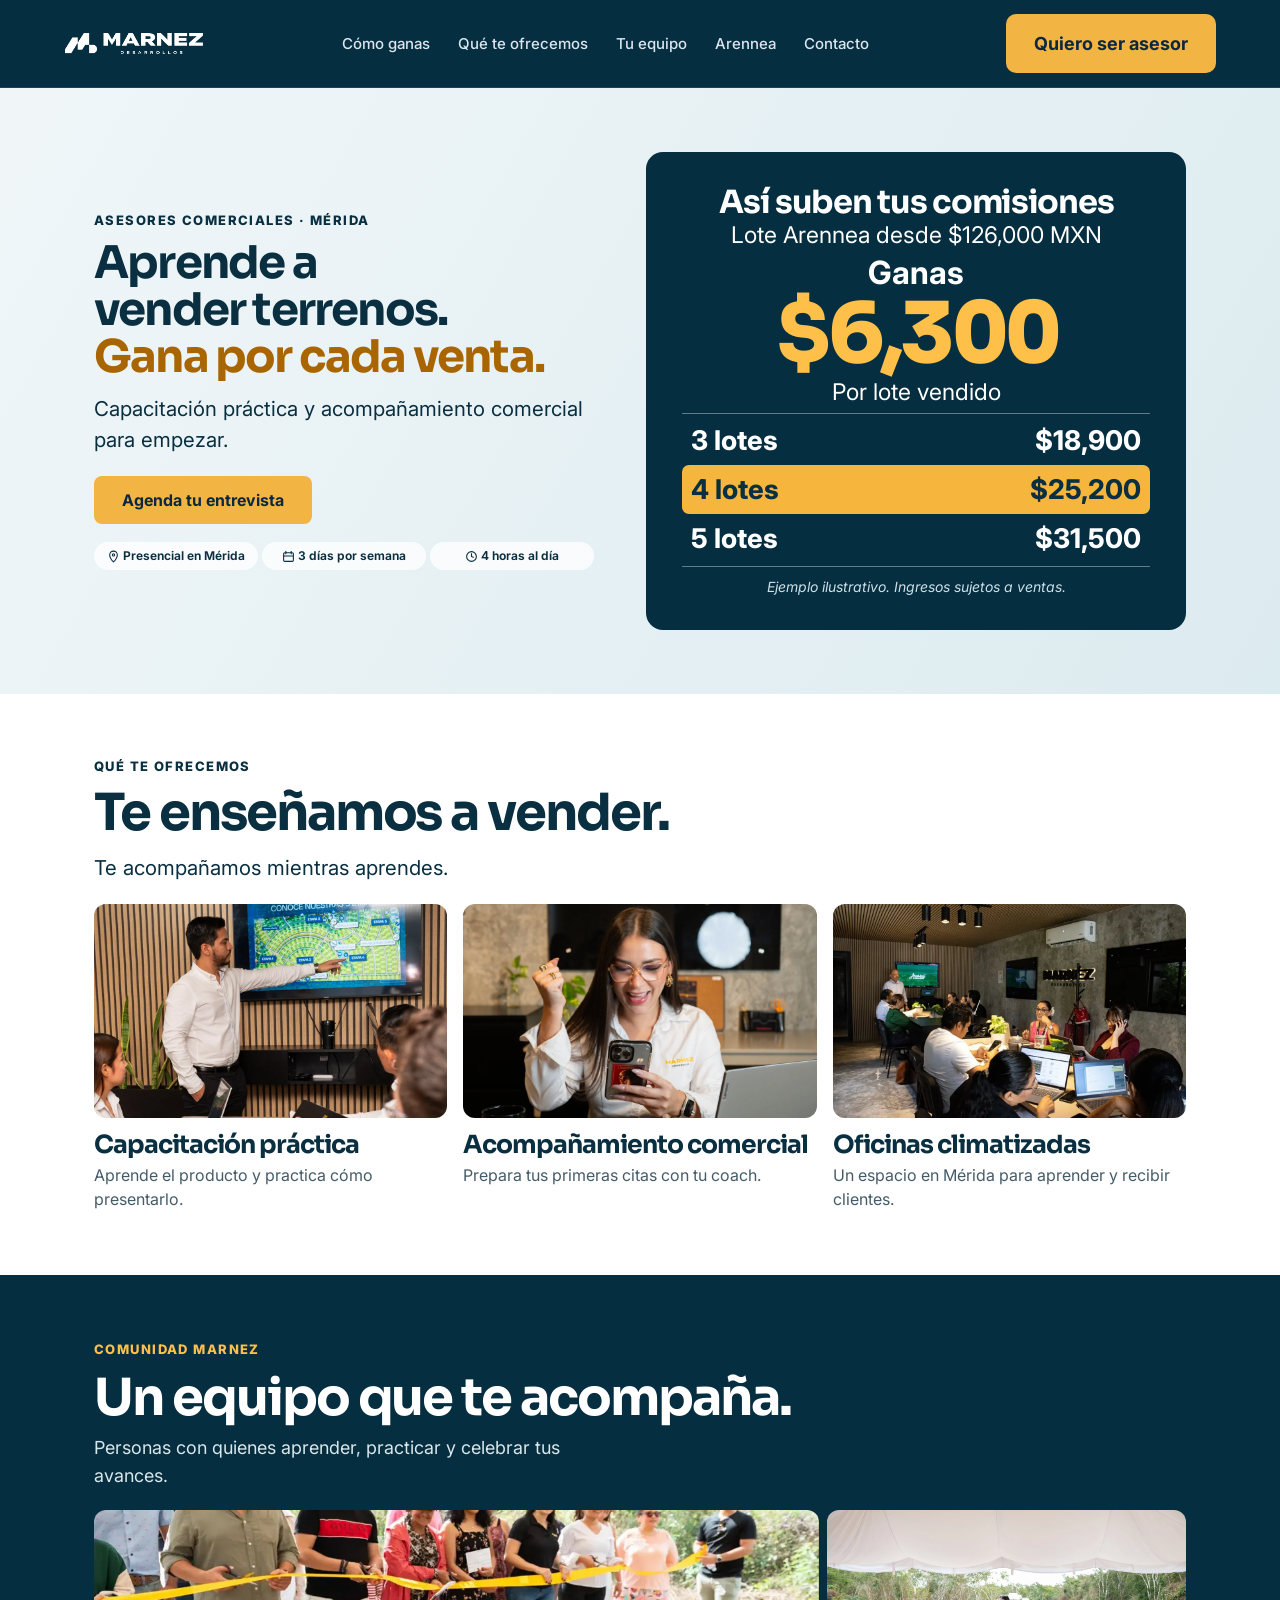
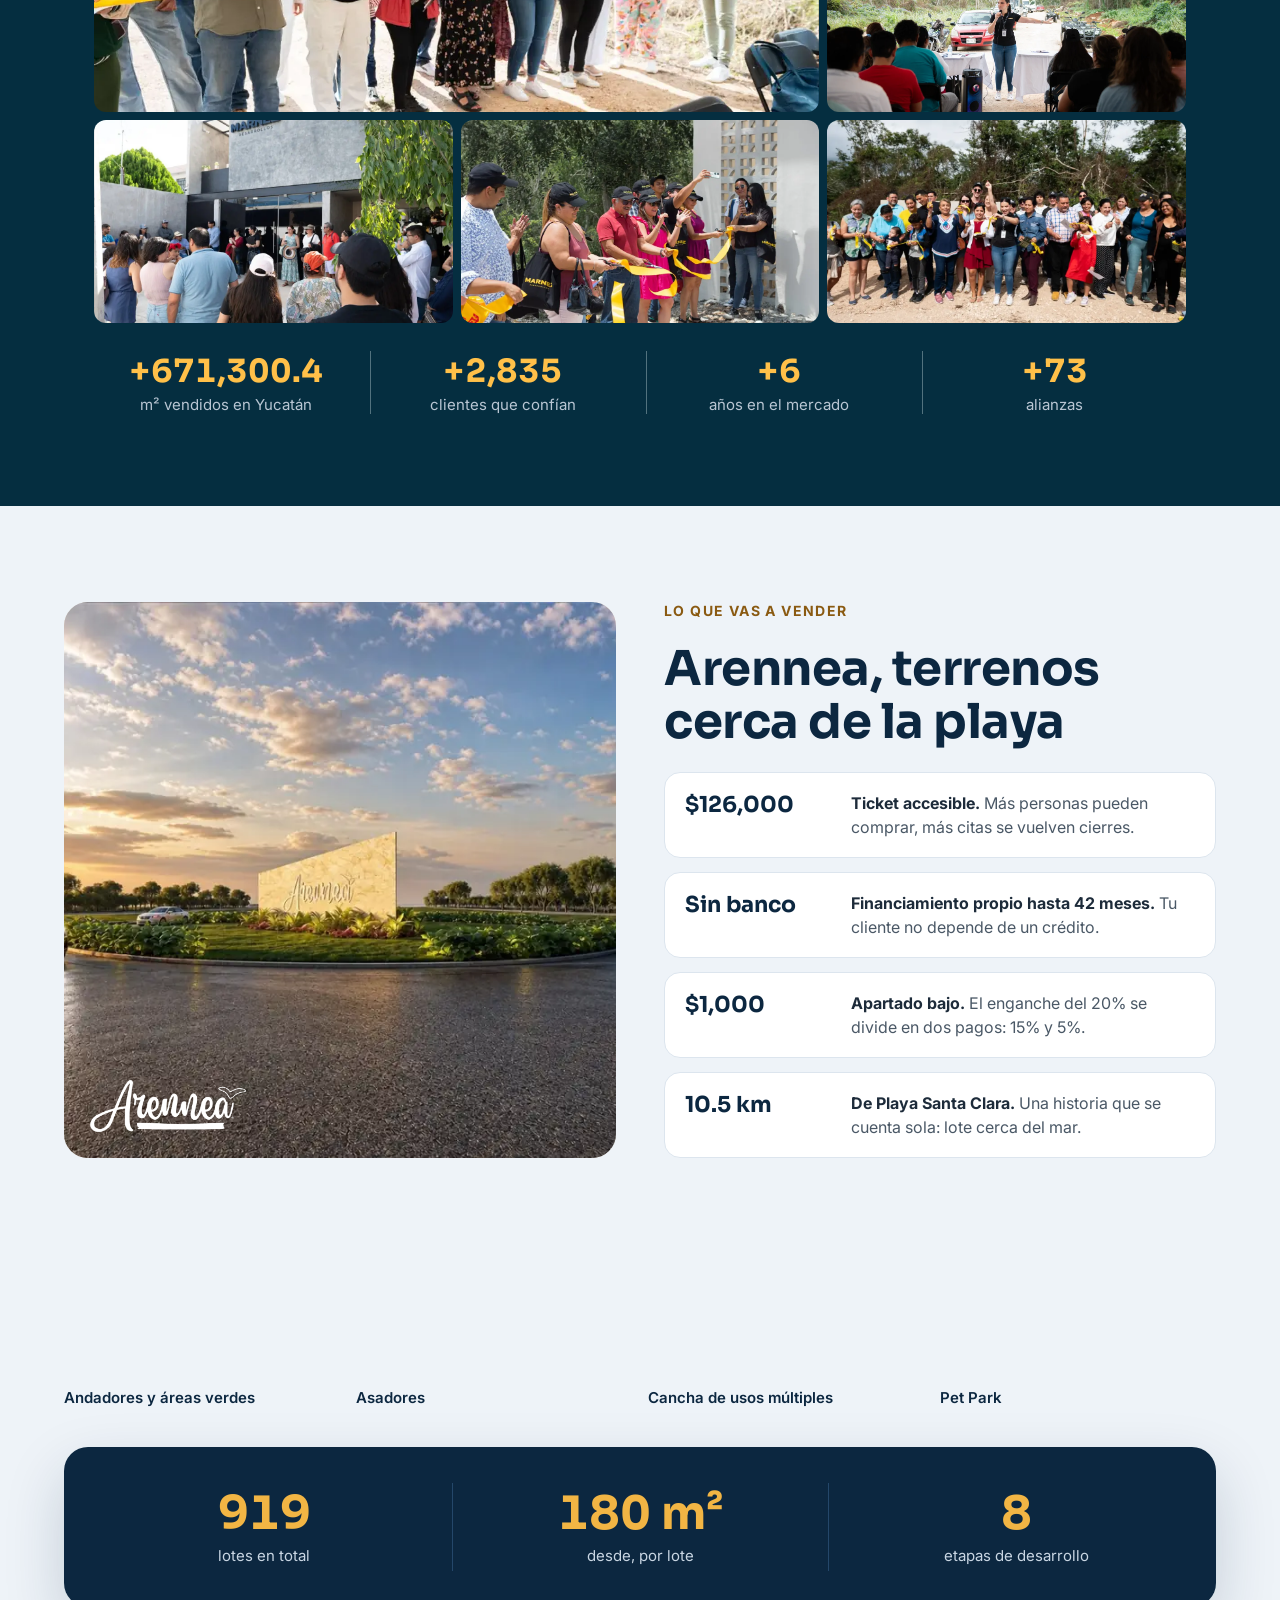
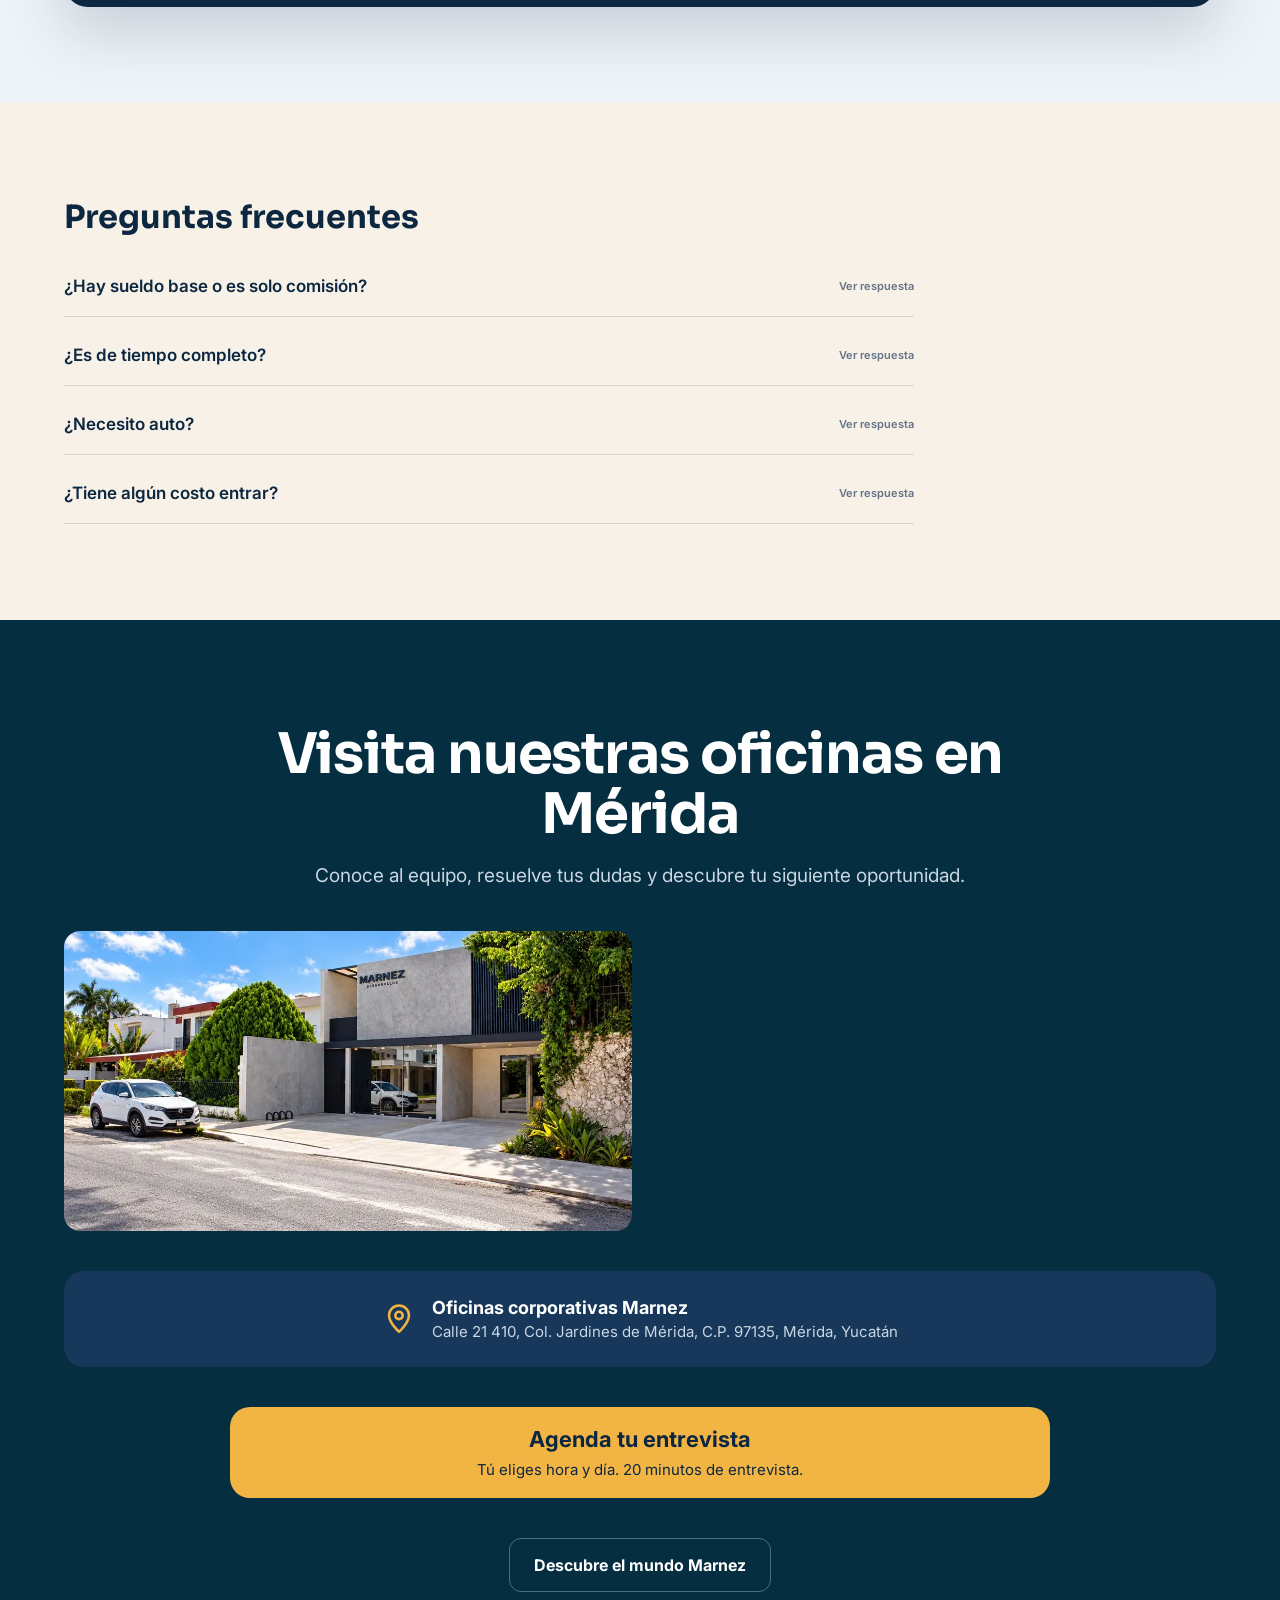
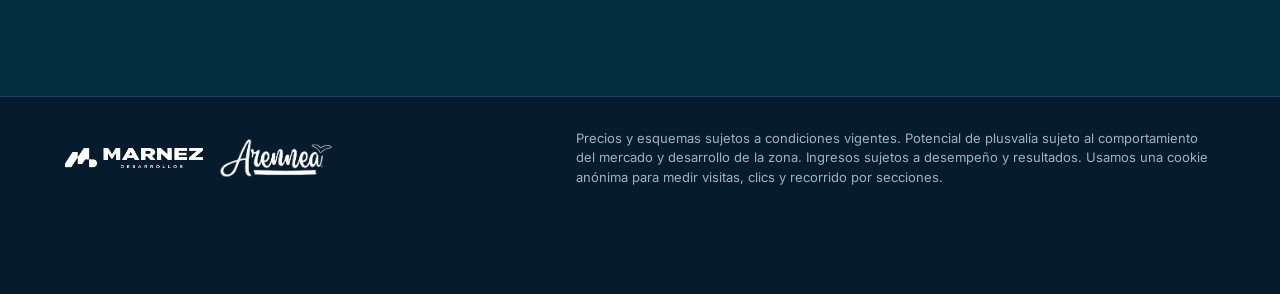
<file: docs/index.html>
<!doctype html>
<html lang="es">
<head>
<meta charset="utf-8"><meta name="viewport" content="width=device-width,initial-scale=1">
<title data-copy="v4-copy-001">Reclutamiento · Arennea y Marnez</title>



<link rel="stylesheet" href="styles.css?v=20261104-comision-movil"><meta name="description" content="Crece como asesor inmobiliario con Marnez y Arennea. Capacitación, acompañamiento e ingresos por resultados. Agenda tu entrevista." data-copy-meta="v4-copy-002"></head>
<body>


<link rel="preconnect" href="https://fonts.googleapis.com">
<link rel="stylesheet" href="https://fonts.googleapis.com/css2?family=Sora:wght@500;600;700;800&amp;family=Inter:wght@400;500;600;700&amp;display=swap">


<div style="font-family: Inter, system-ui, sans-serif; color: #1D2B3A; background: #FFFFFF; width: 100%;">

<!-- NAV -->
<header style="background: #0C2740; position: sticky; top: 0; z-index: 10; border-bottom: 1px solid #1F4061;">
<div style="max-width: 1200px; margin: 0 auto; padding: 14px 24px; display: flex; align-items: center; justify-content: space-between; gap: 16px; flex-wrap: wrap;">
<img src="assets/imagen-01.png" alt="Marnez Desarrollos" style="width:140px;height:40px;object-fit:contain" decoding="async" data-copy-alt="v4-copy-003">
<button class="menu-toggle" aria-expanded="false" aria-controls="proposal-menu" type="button"><site-copy data-copy="v4-copy-004">Menú</site-copy></button><nav id="proposal-menu" aria-label="Secciones" style="display: flex; gap: 28px; flex-wrap: wrap; align-items: center;">
<a href="#ganancias" style="color: #DCE5EE; text-decoration: none; font-size: 15px; font-weight: 500;" data-link="url-1"><site-copy data-copy="v4-copy-005">Cómo ganas</site-copy></a>
<a href="#beneficios" style="color: #DCE5EE; text-decoration: none; font-size: 15px; font-weight: 500;" data-link="url-0"><site-copy data-copy="ref-navoffer">Qué te ofrecemos</site-copy></a>
<a href="#comunidad" style="color: #DCE5EE; text-decoration: none; font-size: 15px; font-weight: 500;" data-link="url-2"><site-copy data-copy="ref-navteam">Tu equipo</site-copy></a>
<a href="#arennea" style="color: #DCE5EE; text-decoration: none; font-size: 15px; font-weight: 500;" data-link="url-3"><site-copy data-copy="v4-copy-008">Arennea</site-copy></a>
<a href="#contacto" style="color: #DCE5EE; text-decoration: none; font-size: 15px; font-weight: 500;" data-link="url-4"><site-copy data-copy="v4-copy-009">Contacto</site-copy></a>
</nav>
<a class="btn-main" href="https://calendly.com/d/dvv8-h2z-jv6/asesor-comercial-inmobiliario" style="background: #F2B544; color: #0C2740; text-decoration: none; font-weight: 700; font-size: 15px; padding: 12px 20px; border-radius: 10px; min-height: 44px; box-sizing: border-box; display: inline-flex; align-items: center;" data-cta-location="menu" data-link="url-menu"><site-copy data-copy="ref-navbook">Quiero ser asesor</site-copy></a>
</div>
</header>

<!-- 1 GANANCIAS (cuadro de comisiones) -->
<section id="inicio" data-track-section="inicio" class="concept cover"><div class="wrap cover-grid"><div><p class="kicker"><site-copy data-copy="ref-role">Asesores comerciales · Mérida</site-copy></p><h1><site-copy data-copy="ref-title">Aprende a vender terrenos.</site-copy> <em><site-copy data-copy="ref-accent">Gana por cada venta.</site-copy></em></h1><p class="lead"><site-copy data-copy="ref-lead">Capacitación práctica y acompañamiento comercial para empezar.</site-copy></p><a class="action" data-link="url-inicio" href="https://calendly.com/d/dvv8-h2z-jv6/asesor-comercial-inmobiliario" data-cta-location="inicio"><site-copy data-copy="btn-como">Agenda tu entrevista</site-copy></a><div class="chips"><span><svg aria-hidden="true" viewBox="0 0 24 24" fill="none" stroke="currentColor" stroke-width="2"><path d="M12 22s7-7 7-13a7 7 0 1 0-14 0c0 6 7 13 7 13Z"/><circle cx="12" cy="9" r="2"/></svg><site-copy data-copy="ref-chip0">Presencial en Mérida</site-copy></span><span><svg aria-hidden="true" viewBox="0 0 24 24" fill="none" stroke="currentColor" stroke-width="2"><rect x="3" y="5" width="18" height="16" rx="2"/><path d="M7 2v6m10-6v6M3 11h18"/></svg><site-copy data-copy="ref-chip1">3 días por semana</site-copy></span><span><svg aria-hidden="true" viewBox="0 0 24 24" fill="none" stroke="currentColor" stroke-width="2"><circle cx="12" cy="12" r="9"/><path d="M12 6v6l4 2"/></svg><site-copy data-copy="ref-chip2">4 horas al día</site-copy></span></div></div><aside id="ganancias" class="earn"><h2><site-copy data-copy="ref-table">Así suben tus comisiones</site-copy></h2><p><site-copy data-copy="v4-copy-061">Lote Arennea desde</site-copy> <site-copy data-copy="v4-copy-062">$126,000 MXN</site-copy></p><p class="earn-verb"><site-copy data-copy="ref-earn-verb">Ganas</site-copy></p><strong class="rate"><site-copy data-copy="v4-copy-064">$6,300</site-copy></strong><p><site-copy data-copy="ref-lote">Por lote vendido</site-copy></p><ul><li><site-copy data-copy="manual-v4-copy-065">3 lotes</site-copy><b><site-copy data-copy="manual-v4-copy-066">$18,900</site-copy></b></li><li><site-copy data-copy="manual-v4-copy-067">4 lotes</site-copy><b><site-copy data-copy="manual-v4-copy-068">$25,200</site-copy></b></li><li><site-copy data-copy="manual-v4-copy-069">5 lotes</site-copy><b><site-copy data-copy="manual-v4-copy-070">$31,500</site-copy></b></li></ul><small><site-copy data-copy="v4-copy-071">Ejemplo ilustrativo. Ingresos sujetos a ventas.</site-copy></small></aside></div></section><!-- 2 VENDE TERRENOS (hero) -->
<!-- 3 RUTA -->
<section class="concept offer" id="beneficios" data-track-section="beneficios"><div class="wrap"><p class="kicker"><site-copy data-copy="ref-offer">Qué te ofrecemos</site-copy></p><h2><site-copy data-copy="ref-teach">Te enseñamos a vender.</site-copy></h2><p class="lead"><site-copy data-copy="ref-learn">Te acompañamos mientras aprendes.</site-copy></p><div class="benefit-grid"><article><img src="assets/capacitacion-pantalla.webp" data-copy-alt="v4-copy-080" alt="Asesor señalando un plano en la televisión durante la capacitación" loading="lazy"><h3><site-copy data-copy="ref-benefit0">Capacitación práctica</site-copy></h3><p><site-copy data-copy="ref-desc0">Aprende el producto y practica cómo presentarlo.</site-copy></p></article><article><img src="assets/acompanamiento-celular.webp" data-copy-alt="v4-copy-085" alt="Asesora de Marnez sonriendo mientras mira su celular" loading="lazy"><h3><site-copy data-copy="ref-benefit1">Acompañamiento comercial</site-copy></h3><p><site-copy data-copy="ref-desc1">Prepara tus primeras citas con tu coach.</site-copy></p></article><article><img src="assets/imagen-04.jpg" data-copy-alt="v4-copy-075" alt="Sesión de trabajo del equipo Marnez" loading="lazy"><h3><site-copy data-copy="ref-benefit2">Oficinas climatizadas</site-copy></h3><p><site-copy data-copy="ref-desc2">Un espacio en Mérida para aprender y recibir clientes.</site-copy></p></article></div></div></section><section id="comunidad" class="concept team" data-track-section="comunidad"><div class="wrap"><p class="kicker"><site-copy data-copy="ref-community">Comunidad Marnez</site-copy></p><h2><site-copy data-copy="ref-team">Un equipo que te acompaña.</site-copy></h2><p class="lead"><site-copy data-copy="ref-people">Personas con quienes aprender, practicar y celebrar tus avances.</site-copy></p><div class="mosaic"><img src="assets/imagen-02.jpg" data-copy-alt="v4-copy-017" alt="Comunidad Marnez" loading="lazy"><img src="assets/comunidad-microfono.webp" data-copy-alt="v4-copy-074" alt="Representante de Marnez hablando con micrófono en un evento" loading="lazy"><img src="assets/imagen-14.jpg" data-copy-alt="v4-copy-145" alt="Comunidad Marnez" loading="lazy"><img src="assets/imagen-15.jpg" data-copy-alt="v4-copy-149" alt="Inauguración Marnez" loading="lazy"><img src="assets/imagen-05.jpg" data-copy-alt="v4-copy-076" alt="Equipo comercial Marnez" loading="lazy"></div><div class="facts"><div style="display: flex; flex-direction: column; gap: 4px;"><strong style="font-family: Sora, sans-serif; font-size: 32px; color: #FFFFFF;"><span data-count="671300.4" data-decimals="1"><site-copy data-copy="v4-copy-022">+671,300.4</site-copy></span></strong><span style="color: #B9C6D3; font-size: 15px;"><site-copy data-copy="v4-copy-023">m² vendidos en Yucatán</site-copy></span></div>
<div style="display: flex; flex-direction: column; gap: 4px;"><strong style="font-family: Sora, sans-serif; font-size: 32px; color: #FFFFFF;"><span data-count="2835"><site-copy data-copy="v4-copy-024">+2,835</site-copy></span></strong><span style="color: #B9C6D3; font-size: 15px;"><site-copy data-copy="v4-copy-025">clientes que confían</site-copy></span></div>
<div style="display: flex; flex-direction: column; gap: 4px;"><strong style="font-family: Sora, sans-serif; font-size: 32px; color: #FFFFFF;"><span data-count="6"><site-copy data-copy="v4-copy-026">+6</site-copy></span></strong><span style="color: #B9C6D3; font-size: 15px;"><site-copy data-copy="v4-copy-027">años en el mercado</site-copy></span></div>
<div style="display: flex; flex-direction: column; gap: 4px;"><strong style="font-family: Sora, sans-serif; font-size: 32px; color: #FFFFFF;"><span data-count="73"><site-copy data-copy="v4-copy-028">+73</site-copy></span></strong><span style="color: #B9C6D3; font-size: 15px;"><site-copy data-copy="v4-copy-029">alianzas</site-copy></span></div>
</div></div></section><section id="arennea" style="background: #EEF3F8;" data-track-section="arennea">
<div style="max-width: 1200px; margin: 0 auto; padding: 96px 24px; display: flex; flex-direction: column; gap: 40px;">
<div style="display: flex; flex-wrap: wrap; gap: 48px; align-items: stretch;">
<div class="project-image" style="flex: 1 1 460px; min-width: 0; min-height: 460px; border-radius: 24px;"><img src="assets/imagen-08.jpg" alt="Acceso de Arennea" style="width:100%;height:100%;position:absolute;object-fit:cover;inset:0" decoding="async" data-copy-alt="v4-copy-119"><img src="assets/imagen-09.png" alt="Arennea" style="position:absolute;width:160px;height:auto;bottom:24px;left:24px" decoding="async" data-copy-alt="v4-copy-120"></div>
<div style="flex: 1 1 460px; min-width: 0; display: flex; flex-direction: column; gap: 24px;">
<p style="margin: 0; color: #8A5A12; font-size: 14px; font-weight: 700; letter-spacing: .1em; text-transform: uppercase;"><site-copy data-copy="v4-copy-121">Lo que vas a vender</site-copy></p>
<h2 style="margin: 0; font-family: Sora, sans-serif; font-size: clamp(32px, 4vw, 48px); line-height: 1.1; color: #0C2740; letter-spacing: -0.01em;"><site-copy data-copy="v4-copy-122">Arennea, terrenos cerca de la playa</site-copy></h2>
<div style="display: flex; flex-direction: column; gap: 14px;">
<div style="display: flex; gap: 16px; align-items: flex-start; background: #FFFFFF; border: 1.5px solid #DCE5EE; border-radius: 16px; padding: 18px 20px;">
<strong style="font-family: Sora, sans-serif; font-size: 22px; color: #0C2740; min-width: 150px;"><site-copy data-copy="v4-copy-123">$126,000</site-copy></strong>
<span style="font-size: 16px; line-height: 1.5; color: #4A5866;"><strong style="color: #1D2B3A;"><site-copy data-copy="v4-copy-124">Ticket accesible.</site-copy></strong><site-copy data-copy="v4-copy-125"> Más personas pueden comprar, más citas se vuelven cierres.</site-copy></span>
</div>
<div style="display: flex; gap: 16px; align-items: flex-start; background: #FFFFFF; border: 1.5px solid #DCE5EE; border-radius: 16px; padding: 18px 20px;">
<strong style="font-family: Sora, sans-serif; font-size: 22px; color: #0C2740; min-width: 150px;"><site-copy data-copy="v4-copy-126">Sin banco</site-copy></strong>
<span style="font-size: 16px; line-height: 1.5; color: #4A5866;"><strong style="color: #1D2B3A;"><site-copy data-copy="v4-copy-127">Financiamiento propio hasta 42 meses.</site-copy></strong><site-copy data-copy="v4-copy-128"> Tu cliente no depende de un crédito.</site-copy></span>
</div>
<div style="display: flex; gap: 16px; align-items: flex-start; background: #FFFFFF; border: 1.5px solid #DCE5EE; border-radius: 16px; padding: 18px 20px;">
<strong style="font-family: Sora, sans-serif; font-size: 22px; color: #0C2740; min-width: 150px;"><site-copy data-copy="v4-copy-129">$1,000</site-copy></strong>
<span style="font-size: 16px; line-height: 1.5; color: #4A5866;"><strong style="color: #1D2B3A;"><site-copy data-copy="v4-copy-130">Apartado bajo.</site-copy></strong><site-copy data-copy="v4-copy-131"> El enganche del 20% se divide en dos pagos: 15% y 5%.</site-copy></span>
</div>
<div style="display: flex; gap: 16px; align-items: flex-start; background: #FFFFFF; border: 1.5px solid #DCE5EE; border-radius: 16px; padding: 18px 20px;">
<strong style="font-family: Sora, sans-serif; font-size: 22px; color: #0C2740; min-width: 150px;"><site-copy data-copy="v4-copy-132">10.5 km</site-copy></strong>
<span style="font-size: 16px; line-height: 1.5; color: #4A5866;"><strong style="color: #1D2B3A;"><site-copy data-copy="v4-copy-133">De Playa Santa Clara.</site-copy></strong><site-copy data-copy="v4-copy-134"> Una historia que se cuenta sola: lote cerca del mar.</site-copy></span>
</div>
</div>
</div>
</div>
<div style="display: grid; grid-template-columns: repeat(auto-fit, minmax(220px, 1fr)); gap: 16px;">
<div style="display: flex; flex-direction: column; gap: 10px;"><div class="photo" style="height: 180px; border-radius: 16px;"><img src="assets/imagen-10.jpg" alt="Andadores y áreas verdes" style="width:100%;height:100%;object-fit:cover;display:block" decoding="async" data-copy-alt="v4-copy-135"></div><span style="font-size: 15px; font-weight: 600; color: #0C2740;"><site-copy data-copy="v4-copy-136">Andadores y áreas verdes</site-copy></span></div>
<div style="display: flex; flex-direction: column; gap: 10px;"><div class="photo" style="height: 180px; border-radius: 16px;"><img src="assets/imagen-11.jpg" alt="Asadores" style="width:100%;height:100%;object-fit:cover;display:block" decoding="async" data-copy-alt="v4-copy-137"></div><span style="font-size: 15px; font-weight: 600; color: #0C2740;"><site-copy data-copy="v4-copy-138">Asadores</site-copy></span></div>
<div style="display: flex; flex-direction: column; gap: 10px;"><div class="photo" style="height: 180px; border-radius: 16px;"><img src="assets/imagen-12.jpg" alt="Cancha de usos múltiples" style="width:100%;height:100%;object-fit:cover;display:block" decoding="async" data-copy-alt="v4-copy-139"></div><span style="font-size: 15px; font-weight: 600; color: #0C2740;"><site-copy data-copy="v4-copy-140">Cancha de usos múltiples</site-copy></span></div>
<div style="display: flex; flex-direction: column; gap: 10px;"><div class="photo" style="height: 180px; border-radius: 16px;"><img src="assets/imagen-13.jpg" alt="Pet Park" style="width:100%;height:100%;object-fit:cover;display:block" decoding="async" data-copy-alt="v4-copy-141"></div><span style="font-size: 15px; font-weight: 600; color: #0C2740;"><site-copy data-copy="v4-copy-142">Pet Park</site-copy></span></div>
</div>
<div class="facts-strip">
<div class="fact"><strong><site-copy data-copy="arennea-dato-1">919</site-copy></strong><span><site-copy data-copy="arennea-dato-1-txt">lotes en total</site-copy></span></div>
<div class="fact"><strong><site-copy data-copy="arennea-dato-2">180 m²</site-copy></strong><span><site-copy data-copy="arennea-dato-2-txt">desde, por lote</site-copy></span></div>
<div class="fact"><strong><site-copy data-copy="arennea-dato-3">8</site-copy></strong><span><site-copy data-copy="arennea-dato-3-txt">etapas de desarrollo</site-copy></span></div>
</div>
</div>
</section>

<div id="faq" style="background:#F7F1E7;color:#0c2740" data-track-section="faq">
<div style="max-width: 1200px; margin: 0 auto; padding: 96px 24px; display: flex; flex-wrap: wrap; gap: 56px; align-items: flex-start;">
<div style="flex: 1 1 520px; min-width: 0; display: flex; flex-direction: column; gap: 8px;">
<h2 style="margin: 0 0 12px; font-family: Sora, sans-serif; font-size: 32px; line-height: 1.15; color: #0C2740;"><site-copy data-copy="v4-copy-160">Preguntas frecuentes</site-copy></h2>
<details>
<summary><site-copy data-copy="v4-copy-164">¿Hay sueldo base o es solo comisión?</site-copy><span class="faq-hint"><site-copy data-copy="v4-copy-165">Ver respuesta</site-copy></span></summary>
<p style="margin: 0 0 20px; font-size: 16px; line-height: 1.6; color: #4A5866;"><site-copy data-copy="v4-copy-166">Trabajas 100% por comisión. Recibes $6,300 MXN por lote, con pago semanal una vez que el cliente cubre el 15% de enganche. Puedes solicitar el pago en efectivo.</site-copy></p>
</details>
<details>
<summary><site-copy data-copy="v4-copy-167">¿Es de tiempo completo?</site-copy><span class="faq-hint"><site-copy data-copy="v4-copy-168">Ver respuesta</site-copy></span></summary>
<p style="margin: 0 0 20px; font-size: 16px; line-height: 1.6; color: #4A5866;"><site-copy data-copy="v4-copy-169">Puedes elegir el turno matutino o vespertino y dedicar el resto del día a tus proyectos.</site-copy></p>
</details>
<details>
<summary><site-copy data-copy="v4-copy-170">¿Necesito auto?</site-copy><span class="faq-hint"><site-copy data-copy="v4-copy-171">Ver respuesta</site-copy></span></summary>
<p style="margin: 0 0 20px; font-size: 16px; line-height: 1.6; color: #4A5866;"><site-copy data-copy="v4-copy-172">Solo necesitas celular, laptop y disposición para vender. Tu equipo te acompaña desde la primera cita.</site-copy></p>
</details>
<details>
<summary><site-copy data-copy="v4-copy-173">¿Tiene algún costo entrar?</site-copy><span class="faq-hint"><site-copy data-copy="v4-copy-174">Ver respuesta</site-copy></span></summary>
<p style="margin: 0 0 20px; font-size: 16px; line-height: 1.6; color: #4A5866;"><site-copy data-copy="v4-copy-175">Ingresar es gratis. Te recibimos con capacitación para que puedas empezar.</site-copy></p>
</details>

</div>
</div>
</div>

<section id="contacto" style="background: #0C2740; color: #FFFFFF;" data-track-section="contacto">
<div style="max-width: 1200px; margin: 0 auto; padding: 104px 24px; display: flex; flex-direction: column; gap: 40px; align-items: center; text-align: center;">
<div style="display: flex; flex-direction: column; gap: 16px; max-width: 760px; align-items: center;">
<h2 style="margin: 0; font-family: Sora, sans-serif; font-size: clamp(34px, 4.5vw, 56px); line-height: 1.08; letter-spacing: -0.02em;"><site-copy data-copy="v4-copy-176">Visita nuestras oficinas en Mérida</site-copy></h2>
<p style="margin: 0; font-size: 19px; line-height: 1.6; color: #C9D6E3;"><site-copy data-copy="v4-copy-177">Conoce al equipo, resuelve tus dudas y descubre tu siguiente oportunidad.</site-copy></p>
</div>
<div class="office-grid"><img src="assets/imagen-07.jpg" alt="Oficinas Marnez" decoding="async" data-copy-alt="v4-copy-116" class="office-image"><iframe title="Mapa de las oficinas Marnez" loading="lazy" src="https://maps.google.com/maps?q=Calle+21+410+Jardines+de+Merida+Yucatan&amp;output=embed" data-map="url-mapa"></iframe></div><div class="address-card">
<div style="display: flex; gap: 16px; align-items: center; text-align: left;">
<svg aria-hidden="true" width="34" height="34" viewBox="0 0 24 24" fill="none" stroke="#F2B544" stroke-width="1.8" stroke-linecap="round" stroke-linejoin="round" style="flex:none"><path d="M12 21s7-6.2 7-11.5A7 7 0 0 0 5 9.5C5 14.8 12 21 12 21Z"></path><circle cx="12" cy="9.5" r="2.6"></circle></svg>
<div style="display: flex; flex-direction: column; gap: 4px;"><strong style="font-size: 18px;"><site-copy data-copy="v4-copy-151">Oficinas corporativas Marnez</site-copy></strong><span style="font-size: 15px; color: #C9D6E3;"><site-copy data-copy="v4-copy-152">Calle 21 410, Col. Jardines de Mérida, C.P. 97135, Mérida, Yucatán</site-copy></span></div>
</div>
</div>
<div style="display: grid; grid-template-columns: repeat(auto-fit, minmax(280px, 1fr)); gap: 20px; width: 100%; max-width: 820px;">
<a class="btn-main" href="https://calendly.com/d/dvv8-h2z-jv6/asesor-comercial-inmobiliario" style="background: #F2B544; color: #0C2740; text-decoration: none; border-radius: 20px; padding: 28px; display: flex; flex-direction: column; gap: 8px; align-items: flex-start; text-align: left;" data-cta-location="final" data-link="url-final">

<strong style="font-size: 22px;"><site-copy data-copy="v4-copy-178">Agenda tu entrevista</site-copy></strong>
<span style="font-size: 15px;"><site-copy data-copy="v4-copy-179">Tú eliges hora y día. 20 minutos de entrevista.</site-copy></span>
</a>

</div>
<div class="actions"><a href="https://marnez.mx/" class="action action-ghost" data-link="url-14"><site-copy data-copy="btn-web">Descubre el mundo Marnez</site-copy></a></div>
</div>
<footer style="background: #071B2E; border-top: 1px solid #1F4061;">
<div style="max-width: 1200px; margin: 0 auto; padding: 32px 24px; display: flex; flex-wrap: wrap; gap: 24px; justify-content: space-between; align-items: center;">
<div style="display: flex; gap: 12px;">
<img src="assets/imagen-01.png" alt="Marnez Desarrollos" style="width:140px;height:40px;object-fit:contain" decoding="async" data-copy-alt="v4-copy-180">
<img src="assets/imagen-09.png" alt="Arennea" style="width:120px;height:40px;object-fit:contain" decoding="async" data-copy-alt="v4-copy-181">
</div>
<p style="margin: 0; font-size: 13px; line-height: 1.5; color: #9FB1C3; max-width: 640px;"><site-copy data-copy="v4-copy-182">Precios y esquemas sujetos a condiciones vigentes. Potencial de plusvalía sujeto al comportamiento del mercado y desarrollo de la zona. Ingresos sujetos a desempeño y resultados. Usamos una cookie anónima para medir visitas, clics y recorrido por secciones.</site-copy></p>
</div>
</footer>
</section>

<!-- 2 DOLOR -->
<!-- 3 CUANTO GANAS -->
<!-- 4 TESTIMONIOS -->
<!-- 5 RUTA -->
<!-- 6 BENEFICIOS -->
<!-- 7 ARENNEA -->
<!-- 8 RESPALDO -->
<!-- 9 PERFIL + FAQ -->
<!-- 10 CTA FINAL -->
</div>


<div class="floating-booking" inert><a class="btn-main" data-cta-location="flotante" href="https://calendly.com/d/dvv8-h2z-jv6/asesor-comercial-inmobiliario" data-link="url-flotante"><svg aria-hidden="true" width="22" height="22" viewBox="0 0 24 24" fill="none" stroke="currentColor" stroke-width="1.6"><rect x="3" y="5" width="18" height="16" rx="3"></rect><path d="M8 3v4m8-4v4M3 11h18m-11 5 2 2 4-4"></path></svg><span><site-copy data-copy="v4-copy-183">Agenda tu entrevista</site-copy></span><span aria-hidden="true">→</span></a></div><script src="script.js?v=20261103" defer></script></body>
</html>
</file>
<file: docs/styles.css>
*{box-sizing:border-box}html{scroll-behavior:smooth;scroll-padding-top:90px}body{overflow-wrap:break-word}.photo{padding:0!important;overflow:hidden;display:block!important;position:relative}.project-image{overflow:hidden;position:relative;background:#e9dfcf}.interview-note{margin:0;font-size:15px;line-height:1.5;color:#c9d6e3}.advisors-gallery{display:grid;grid-template-columns:repeat(3,minmax(0,1fr));gap:24px}.eyebrow{color:#f2b544;font-size:14px;letter-spacing:.1em;text-transform:uppercase;font-weight:700}.btn-main{transition:transform .2s,filter .2s;justify-content:center!important;text-align:center!important;font-size:18px!important;padding:19px 28px!important;min-height:58px}.btn-main:hover{transform:translateY(-2px)}.faq-hint{font-size:11px;white-space:nowrap;color:#647386;align-self:center}a:focus-visible,summary:focus-visible,button:focus-visible{outline:3px solid #3cc6b5;outline-offset:5px}.menu-toggle{display:none}#contacto .btn-main{align-items:center!important}#ganancias strong{font-variant-numeric:tabular-nums}[data-count]{font-variant-numeric:tabular-nums}header nav a:hover{text-decoration:underline!important}
@media(max-width:700px){header>div{padding:12px 18px!important;gap:10px!important}header nav{display:none!important;width:100%;order:4;flex-direction:column;align-items:stretch!important;gap:0!important}header nav.is-open{display:flex!important}header nav a{padding:14px 8px;border-top:1px solid #24476a}.menu-toggle{display:block;border:1px solid #4d6c8a;border-radius:8px;padding:10px 12px;background:transparent;color:#fff;font:inherit}header .btn-main{display:none!important}header img{width:120px!important}section>div[style*="max-width: 1200px"],.advisors-section{padding:56px 20px!important;gap:28px!important}#inicio>div:first-child>div:last-child{flex-basis:100%!important}#inicio .photo{height:420px!important}#inicio>div:first-child>div:last-child>div:last-child{bottom:18px!important;max-width:none!important;padding:14px!important}#inicio>div:first-child>div:last-child>div:last-child strong{font-size:14px!important}#inicio>div:first-child>div:last-child>div:last-child span{font-size:11px!important}#inicio>div:last-child>div{grid-template-columns:repeat(2,minmax(0,1fr))!important;padding:24px 16px!important;gap:26px 12px!important}#inicio>div:last-child strong{font-size:26px!important}section div[style*="grid-template-columns: repeat(auto-fit, minmax(300px"]{grid-template-columns:1fr!important}.advisors-gallery{grid-template-columns:1fr}.advisors-gallery img{height:320px!important}#arennea .project-image{min-height:320px!important}#arennea div[style*="min-width: 150px"]{min-width:0!important}#arennea strong[style*="min-width: 150px"]{min-width:100px!important;font-size:19px!important}#ganancias>div>div:last-child{padding:24px 20px!important}#ganancias strong{font-size:22px!important}#ganancias div[style*="justify-content: space-between"]{flex-wrap:wrap}#faq>div>div:first-child{padding:26px!important}#contacto>div{padding:60px 20px!important}#contacto>div>div:last-child{grid-template-columns:1fr!important}h1{font-size:40px!important}h2{font-size:32px!important}ol{grid-template-columns:1fr!important}footer>div{padding:28px 20px!important}}
@media(prefers-reduced-motion:reduce){html{scroll-behavior:auto}*{transition:none!important}}


body{margin:0;background:#FFFFFF}
a{color:#0C2740}a:hover{color:#132F4C}
.ph{display:flex;flex-direction:column;align-items:center;justify-content:center;gap:8px;text-align:center;box-sizing:border-box;padding:16px;font-family:Inter,system-ui,sans-serif;font-size:13px;font-weight:600;letter-spacing:.02em}
.ph-dark{background:#1B3A57;color:#C9D6E3;border:1.5px dashed #4D6C8A}
.ph-light{background:#E9DFCF;color:#5A4A33;border:1.5px dashed #B9A584}
details{border-bottom:1px solid #E3E8EE}
details summary{cursor:pointer;list-style:none;padding:20px 0;font-weight:600;font-size:17px;color:#0C2740;display:flex;justify-content:space-between;gap:16px}
details summary::-webkit-details-marker{display:none}
.btn-main:hover{filter:brightness(1.06)}
.btn-ghost:hover{background:rgba(255,255,255,.08)}

/* Ruta visual: una fotografía por etapa */
#ruta .route-grid{display:grid!important;grid-template-columns:repeat(5,minmax(0,1fr))!important;gap:20px!important;padding:0;list-style:none;align-items:stretch}
#ruta .route-card{padding:0!important;gap:0!important;overflow:hidden;min-width:0}
#ruta .route-photo{display:block;width:100%;aspect-ratio:3/2;object-fit:cover;flex:none}
#ruta .route-copy{padding:22px;display:flex;flex-direction:column;gap:12px}
@media(min-width:701px) and (max-width:1050px){#ruta .route-grid{grid-template-columns:repeat(3,minmax(0,1fr))!important}}
@media(max-width:700px){#ruta .route-grid{grid-template-columns:1fr!important}#ruta .route-photo{aspect-ratio:16/10}#ruta .route-copy{padding:24px}}

.stats-title{font-family:Sora, sans-serif;font-size:clamp(24px,3vw,34px);line-height:1.2;text-align:center;margin:32px 20px 4px;color:#fff}.arleen-portrait{width:64px;height:64px;flex:none;border-radius:10px;background-image:url("assets/arleen.png");background-size:210%;background-position:50% 38%}
site-copy{display:contents}body{overflow-x:clip}.arleen-portrait{background-image:none;position:relative;overflow:hidden}.arleen-portrait img{position:absolute;width:210%;max-width:none;height:210%;object-fit:cover;left:-55%;top:-42%}.floating-booking{position:fixed;right:28px;bottom:24px;z-index:50;opacity:0;transform:translateY(100px);pointer-events:none;transition:opacity .25s,transform .25s}.floating-booking.visible{opacity:1;transform:none;pointer-events:auto}.floating-booking .btn-main{display:flex;align-items:center;gap:12px;border-radius:100px;background:#F2B544;color:#0c2740;font:700 16px Inter,system-ui;text-decoration:none;box-shadow:0 12px 35px #071b2e40}.floating-booking svg{flex:none}.floating-booking span{white-space:nowrap}@media(max-width:700px){.floating-booking{left:16px;right:16px;bottom:max(14px,env(safe-area-inset-bottom))}.floating-booking .btn-main{font-size:15px!important;padding:16px!important;min-height:58px;border-radius:14px}#inicio>div:first-child>div:last-child>div:last-child{left:10px!important;right:10px!important}.arleen-portrait{width:48px;height:58px}footer{padding-bottom:75px}section,section>div{min-width:0}#arennea .project-image{width:100%}}
.actions{display:flex;flex-wrap:wrap;gap:14px}.action{align-self:flex-start;display:inline-flex;align-items:center;justify-content:center;background:#f2b544;color:#0c2740;padding:16px 24px;border-radius:12px;font:700 16px Inter,system-ui;text-decoration:none}.action:hover{background:#ffd581}.office-grid{width:100%;display:grid;grid-template-columns:1fr 1fr;gap:16px}.office-grid>*{display:block;width:100%;height:300px;object-fit:cover;border:0;border-radius:16px}#ganancias #faq>div{display:block!important}#faq details{max-width:850px}#arennea>div>p,#comunidad p{font-size:18px;line-height:1.55;margin:0}section{scroll-margin-top:80px}#contacto footer{padding-bottom:75px}
@media(max-width:700px){.office-grid{grid-template-columns:1fr}.office-grid>*{height:220px}.actions,.action{width:100%;box-sizing:border-box}.actions>a{flex:1 1 100%}#ganancias>div:first-child{padding:52px 18px!important;gap:28px!important}#ganancias>div:first-child>div:last-child{padding:22px!important}#ruta>div,#ganancias #faq>div{padding:48px 20px!important}#contacto footer{padding-bottom:96px}}
.projection{display:grid;grid-template-columns:auto 1fr;align-items:center;gap:12px;padding:16px;border-radius:14px;background:#193952}.projection label{grid-column:1/-1;font-weight:600}.projection select{padding:10px 14px;border-radius:8px;font:inherit}.projection output{font:700 clamp(18px,2vw,26px) Sora,system-ui;color:#f2b544}

/* Título con jornada incluida */
.title-accent{display:block;color:#8A5A12}
/* Arennea · cifras */
.facts-strip{display:grid;grid-template-columns:repeat(3,minmax(0,1fr));background:#0C2740;border-radius:24px;padding:36px 12px;box-shadow:0 24px 60px rgba(12,39,64,.18)}
.fact{display:flex;flex-direction:column;align-items:center;text-align:center;gap:8px;padding:6px 16px}
.fact+.fact{border-left:1px solid #24476A}
.fact strong{font-family:Sora,sans-serif;font-size:clamp(28px,3.6vw,46px);line-height:1.05;color:#F2B544;font-variant-numeric:tabular-nums;white-space:nowrap}
.fact span{font-size:15px;color:#C9D6E3}
@media(max-width:700px){
  #arennea .facts-strip{grid-template-columns:repeat(3,minmax(0,1fr))!important;padding:20px 4px;border-radius:20px;gap:0}
  .facts-strip .fact{min-width:0;padding:4px 3px}
  .facts-strip .fact strong{font-size:clamp(17px,5.4vw,28px)}
  .facts-strip .fact span{font-size:clamp(11px,3vw,14px);line-height:1.25}
}
/* Contacto */
.address-card{display:flex;justify-content:center;width:100%;background:#17385A;border-radius:20px;padding:26px 32px}
#faq details{border-bottom-color:#DDD2BE}
.action{text-align:center}
#contacto .actions{justify-content:center}.action-ghost{background:transparent;color:#fff;border:1.5px solid #4D6C8A}.action-ghost:hover{background:rgba(255,255,255,.1);color:#fff}
header, #contacto{background:#052e40!important}
.concept{color:#092f40}
.concept .wrap{width:min(1180px,100%);margin:auto;padding:clamp(32px,5vw,72px) clamp(18px,3.5vw,44px)}
.concept h1,.concept h2,.concept h3{font-family:Sora,Inter,system-ui,sans-serif;line-height:1.04;letter-spacing:-.04em;margin:0}
.cover{background:linear-gradient(120deg,#f0f6f8,#dcebf0)}
.cover-grid{display:grid;grid-template-columns:minmax(0,1fr) minmax(0,1.08fr);gap:clamp(24px,4vw,55px);align-items:center}
.concept .kicker,#comunidad .kicker{font-weight:800;letter-spacing:.11em;text-transform:uppercase;font-size:13px;margin:0 0 12px}
.cover-grid>div:first-child{container-type:inline-size;min-width:0}
.cover h1{font-size:clamp(20px,9cqw,56px);max-width:none}
.cover h1 [data-copy="ref-title"]{display:block;max-width:8em;text-wrap:balance}.cover em{display:block;color:#a96500;font-style:normal}
.concept .lead{font-size:clamp(17px,1.6vw,22px);line-height:1.5;margin:14px 0 20px;max-width:44ch}
.concept .action{border-radius:8px;padding:14px 28px}
.chips{display:flex;gap:8px;flex-wrap:wrap;margin-top:18px}.chips>span{display:inline-flex;align-items:center;gap:5px;background:#ffffffbf;padding:6px 9px;border-radius:20px;font-size:12px;font-weight:650}.chips svg{width:15px;height:15px}
.earn{background:#052e40;color:white;padding:clamp(20px,3vw,36px);border-radius:17px;text-align:center;scroll-margin-top:110px}.earn h2{font-size:clamp(21px,2vw,29px)}.earn p{margin:7px 0;font-size:16px}.rate{display:block;font:800 clamp(38px,4vw,60px)/1.1 Sora,system-ui;color:#ffc049;letter-spacing:-.05em}.earn ul{padding:9px 0;margin:16px 0 9px;border-block:1px solid #ffffff60;list-style:none}.earn li{display:flex;align-items:center;justify-content:space-between;padding:8px 12px;font-weight:700}.earn li:nth-child(2){background:#f6b53c;color:#092f40;border-radius:7px}.earn small{color:#cee0e7}
.concept:not(.cover) h2{font-size:clamp(32px,4vw,52px)}.benefit-grid{display:grid;grid-template-columns:repeat(3,1fr);gap:16px}.benefit-grid img,.mosaic img{display:block;width:100%;height:100%;object-fit:cover;border-radius:12px}.benefit-grid img{aspect-ratio:1.65;height:auto}.benefit-grid h3{font-size:clamp(19px,2vw,25px);margin:14px 0 5px}.benefit-grid p{line-height:1.5;margin:0;color:#455c68}
.team{background:#052e40;color:white}#comunidad .kicker{color:#ffc049}#comunidad .lead{margin:10px 0 20px;color:#d8e7ea}.mosaic{display:grid;grid-template-columns:repeat(6,minmax(0,1fr));grid-template-rows:repeat(4,clamp(65px,7.6vw,105px));gap:8px}.mosaic img{grid-column:span 2;min-height:0}.mosaic img:first-child{grid-column:span 4;grid-row:span 2}.mosaic img{grid-row:span 2}.facts{display:grid;grid-template-columns:repeat(4,1fr);text-align:center;gap:12px;margin:28px 0}.facts>div+div{border-left:1px solid #52727e}.facts strong{color:#ffc049!important}.team-action{text-align:center}
.path-details{max-width:1160px;margin:10px auto}.path-details>summary{padding:18px 24px;justify-content:center}.path-details>summary:after{content:'＋'}.path-details[open]>summary:after{content:'−'}
@media(max-width:700px){#inicio .cover-grid{grid-template-columns:1fr!important;gap:24px!important;padding:34px 18px!important}#inicio .cover-grid>div{padding:0!important}.benefit-grid{grid-template-columns:1fr}.benefit-grid article{display:grid;grid-template-columns:33% 1fr;column-gap:12px;align-items:center}.benefit-grid img{grid-row:span 2;height:100%;max-height:120px;min-height:88px}.benefit-grid h3{align-self:end;margin-top:0}.benefit-grid p{align-self:start}.facts{grid-template-columns:1fr 1fr}.facts>div:nth-child(3){border-left:0}.mosaic{gap:5px;grid-template-rows:repeat(4,47px)}.mosaic img{border-radius:6px}}

.advisor-note{display:flex;align-items:center;justify-content:center;gap:12px;margin:16px auto 22px;max-width:600px}.advisor-note img{width:55px;height:55px;object-fit:cover;border-radius:50%}.advisor-note figcaption{font-size:15px;line-height:1.5}.advisor-note small{color:#c9d6e3}
@media(max-width:700px){.team .facts{grid-template-columns:repeat(2,minmax(0,1fr))}.team .facts>div{min-width:0}.team .facts strong{font-size:clamp(21px,5.7vw,29px)!important}}

/* Comisiones por lote vendido */
.earn{box-sizing:border-box;width:100%;max-width:580px;justify-self:center;min-width:0;padding:clamp(20px,3vw,34px) clamp(16px,3vw,36px);container-type:inline-size}
.earn h2{font-size:clamp(19px,7cqw,32px)}
.earn p{margin:3px 0;font-size:clamp(15px,5.6cqw,23px);line-height:1.2}
.earn .earn-verb{margin:4px 0 0;font-weight:700;font-size:clamp(19px,7cqw,32px)}
#ganancias .rate{font-size:clamp(44px,18cqw,84px)!important;line-height:1}
.earn ul{padding:2px 0;margin:6px 0 9px}
.earn li{gap:8px;padding:9px clamp(5px,2cqw,12px);font-size:clamp(16px,5.8cqw,28px);line-height:1.15;font-weight:750}
.earn li b{font-weight:inherit}
.earn small{font-size:14px;font-style:italic}

.benefit-grid img[src$="pantalla.webp"]{object-position:50% 26%}
.benefit-grid img[src$="celular.webp"]{object-position:50% 48%}
@container (max-width:680px){
  #inicio .chips{display:grid;grid-template-columns:repeat(3,minmax(0,1fr));gap:4px}
  #inicio .chips>span{min-width:0;justify-content:center;text-align:center;line-height:1.2;padding:7px 3px;gap:3px;font-size:clamp(10px,2.65vw,12px)}
  #inicio .chips svg{flex:none;width:13px;height:13px}
  #inicio .chips site-copy{display:block;min-width:0}
}

@media (max-width:700px){
  #inicio #ganancias .rate{font-size:clamp(52px,19cqw,84px)!important}
}
</file>
